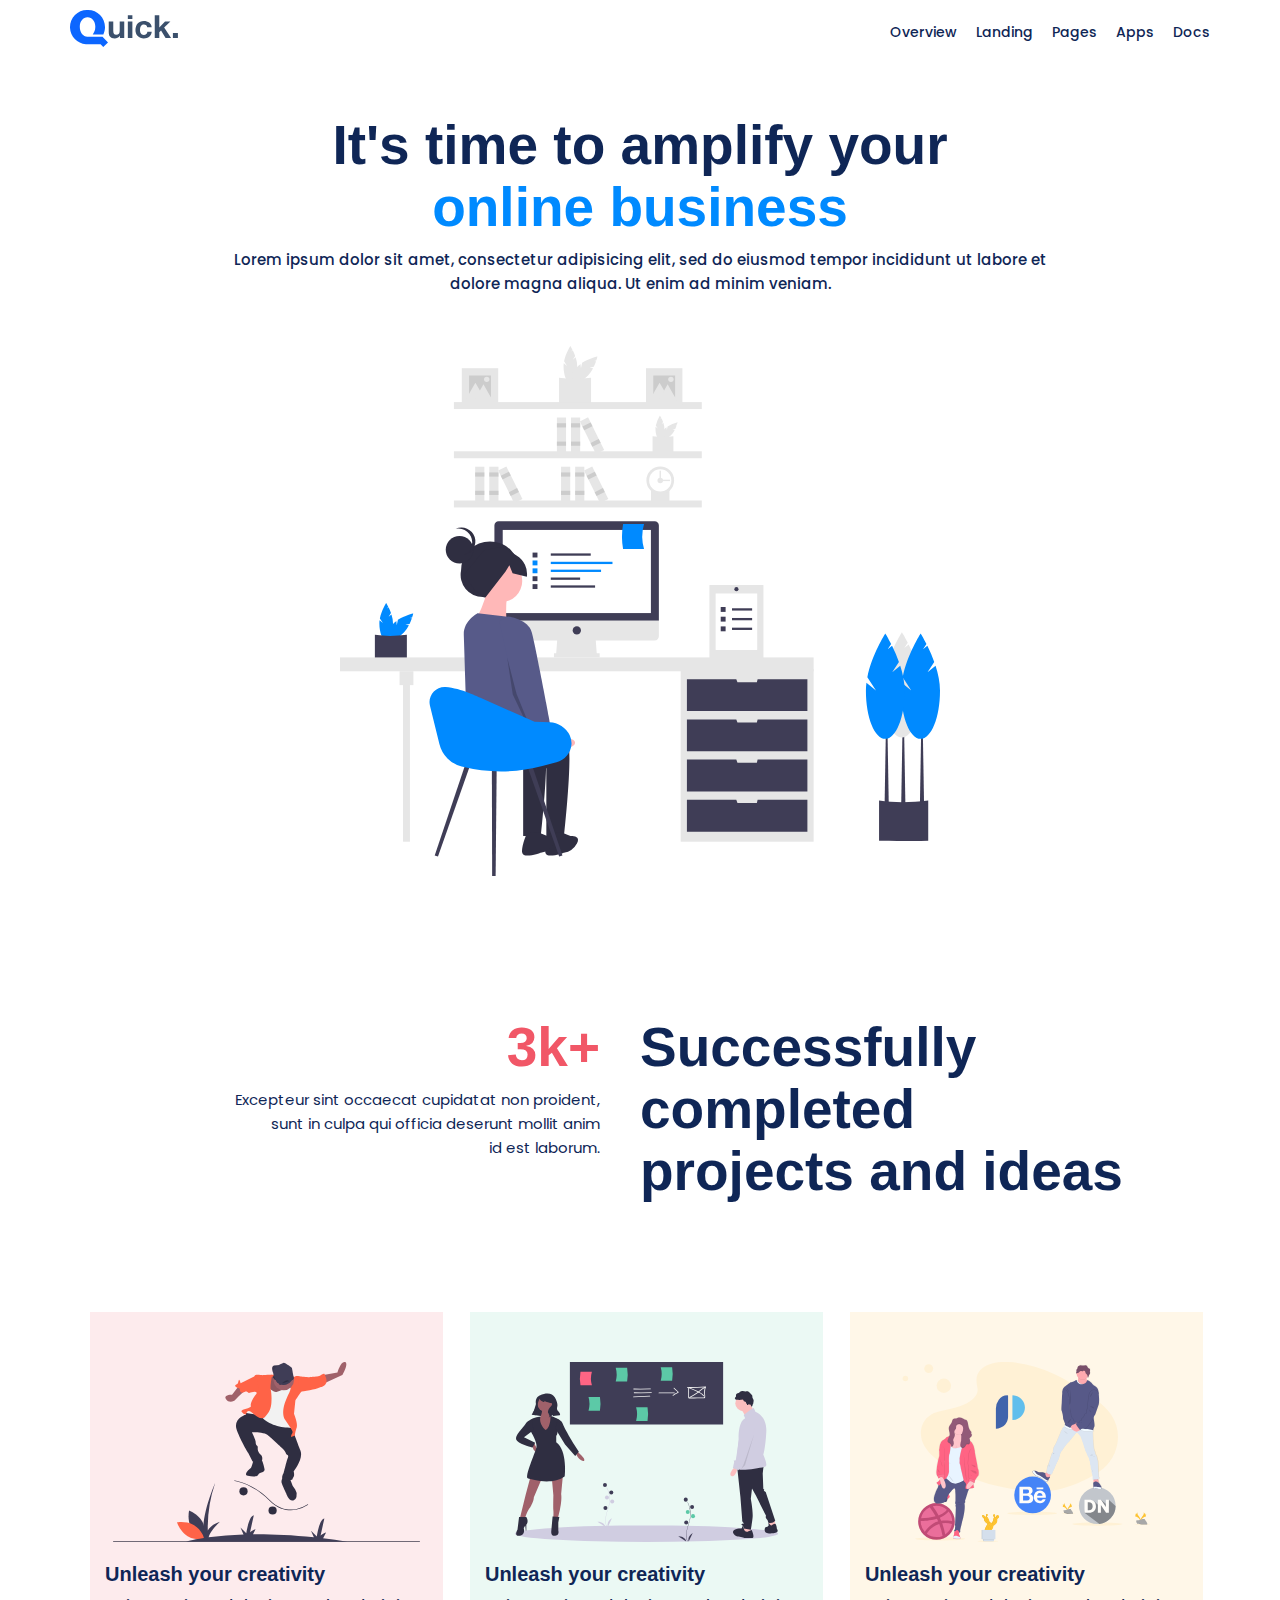
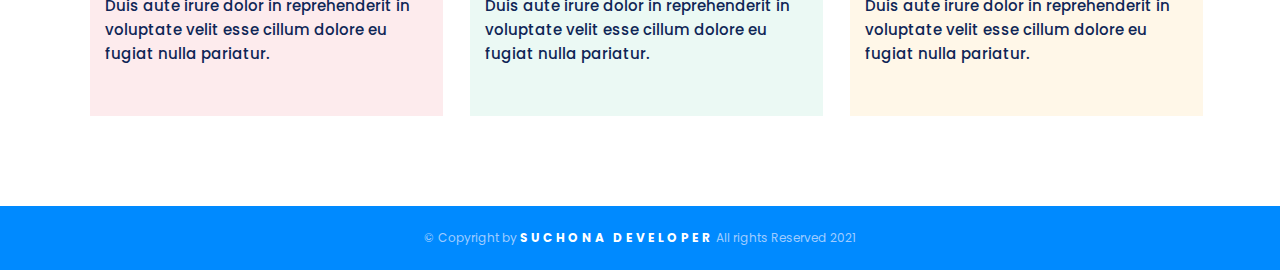
<file: index.html>
<!DOCTYPE html>
<html lang="en">
<head>
	<meta charset="UTF-8">
	<meta http-equiv="X-UA-Compatible" content="IE=edge">
	<meta name="viewport" content="width=device-width, initial-scale=1.0">
	<!--------style.css-----linking here--------->
	<link rel="stylesheet" type="text/css" href="css/style.css">
	<title>Quick | Home page</title>
	<!--------popins font-----linking here--------->
	<link href="https://fonts.googleapis.com/css2?family=Poppins:wght@400;500;600;700;800&display=swap" rel="stylesheet">
</head>
<body>
<!--- -----------------------header-- start------------------------------------->
<header class="header">
	<div class="container">
		<div class="row">
			<div class="col-6">	
				<a href="index.html">
					<img src="images/logo.svg">
				</a>
			</div>
			<div class="col-6">	
				<ul class="menu">
					<li>
						<a href="overview.html">Overview</a>
					</li>
					<li>
						<a href="landing.html"> Landing</a>
					</li>
					<li>
						<a href="pages.html"> Pages</a>
					</li>
					<li>
						<a href="apps.html"> Apps</a>
					</li>
					<li>
						<a href="docs.html"> Docs</a>
					</li>
				</ul>
			</div>
		</div>
	</div>	
</header>
<!--- ---------------------------header-- end----------------------------->
<!--- ---------------------------online section-- start----------------------------->
<section class="online-section">
	<div class="container">
		<div class="row">
			<div class="col-12">
				<h1 class="home-h1">
					It's time to amplify your <br> <span> online business</span>
				</h1>
				<p class="home-p">Lorem ipsum dolor sit amet, consectetur adipisicing elit, sed do eiusmod
					tempor incididunt ut labore et <br> dolore magna aliqua. Ut enim ad minim veniam.
				</p>
				<img src="images/logo-1.svg" width="600px">
		</div>
	</div>
</section>
<!--- ---------------------------online section-- end----------------------------->
<!--- ---------------------------sucess section-- start----------------------------->
<section class="success-section">
	<div class="container">
		<div class="row">
			<div class="col-6">
				<h1 class="title">3k+
				</h1>
				<p class="desc">Excepteur sint occaecat cupidatat non
				proident,<br> sunt in culpa qui officia deserunt mollit anim <br> id est laborum.</p>
			</div>
			<div class="col-6">
				<h1 class="right-title">
					Successfully <br> completed <br> projects and ideas
				</h1>
			</div>	
		</div>
	</div>
</section>
<!--- ---------------------------sucess section-- end----------------------------->
<!--- ---------------------------feature section-start----------------------------->
<section class="feature-section">
	<div class="container">
		<div class="row">
			<div class="col-4">
				<div class="inner-feature" style="background-color: #fdebed;">
					<img src="images/logo-2.svg">
					<h4>Unleash your creativity</h4>
					<p>Duis aute irure dolor in reprehenderit in voluptate velit esse
					cillum dolore eu fugiat nulla pariatur.</p>
				</div>
			</div>	
			<div class="col-4">
				<div class="inner-feature"style="background-color: #EBF9F4;">
					<img src="images/logo-3.svg">
					<h4>Unleash your creativity</h4>
					<p>Duis aute irure dolor in reprehenderit in voluptate velit esse
					cillum dolore eu fugiat nulla pariatur.</p>
				</div>
			</div>	
			<div class="col-4" >
				<div class="inner-feature" style="background-color: #fff7e8;">
					<img src="images/logo-4.svg">
					<h4>Unleash your creativity</h4>
					<p>Duis aute irure dolor in reprehenderit in voluptate velit esse
					cillum dolore eu fugiat nulla pariatur.</p>
				</div>
			</div>	
		</div>
	</div>
</section>
<!--- ---------------------------feature section--end----------------------------->
<!--- ---------------------------footer section--start----------------------------->
<footer class="footer-section">
	<div class="container">
		<div class="row">
			<div class="col-12">
				<p> &copy; Copyright by <a href="#"> Suchona Developer</a> All rights Reserved 2021</p>
			</div>	
		</div>
	</div>
</footer>
<!--- ---------------------------footer section--end----------------------------->
</body>
</html>
</file>
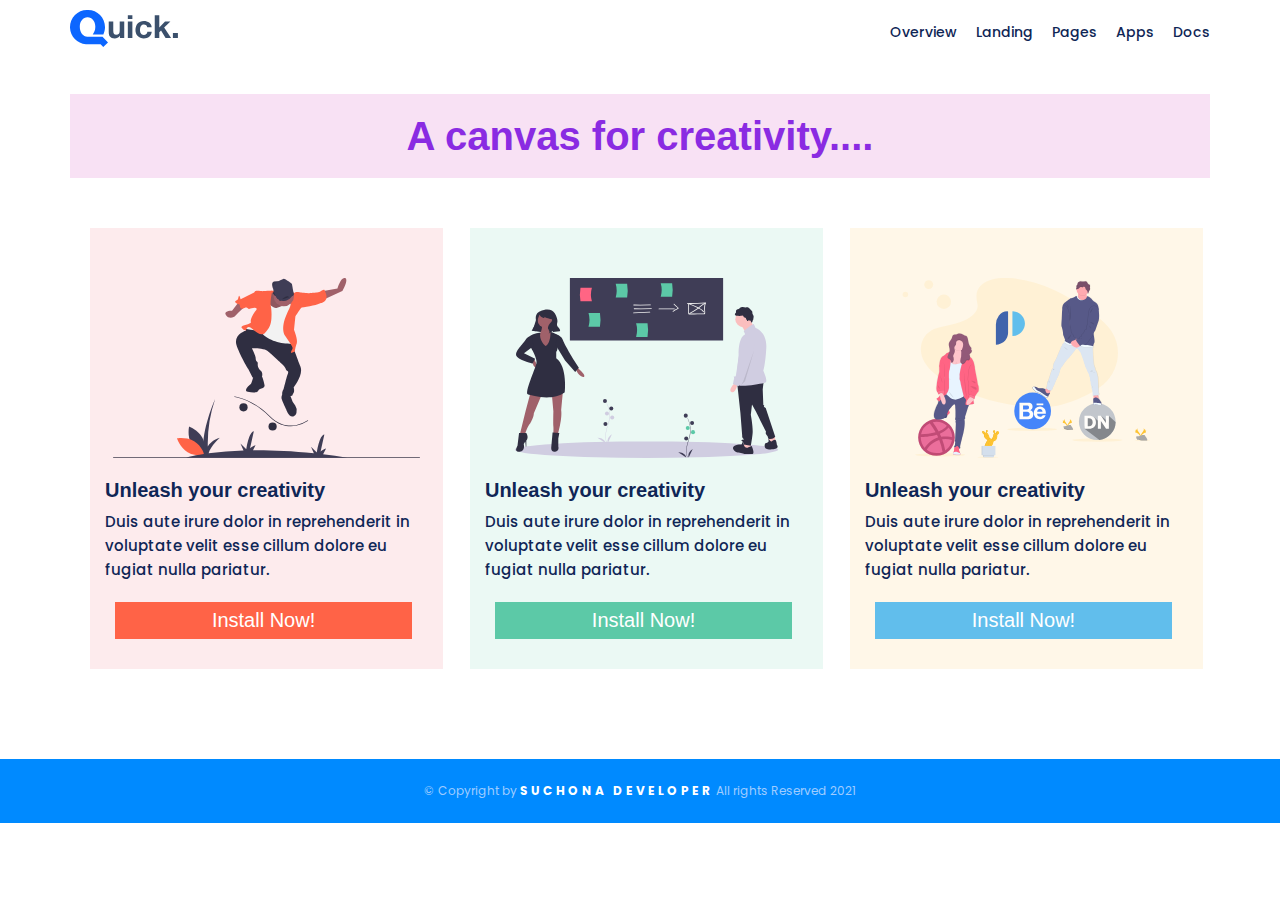
<file: apps.html>
<!DOCTYPE html>
<html lang="en">
<head>
	<meta charset="UTF-8">
	<meta http-equiv="X-UA-Compatible" content="IE=edge">
	<meta name="viewport" content="width=device-width, initial-scale=1.0">
	<!--------style.css-----linking here--------->
	<link rel="stylesheet" type="text/css" href="css/style.css">
	<title>Quick | Apps Page</title>
	<!--------popins font-----linking here--------->
	<link href="https://fonts.googleapis.com/css2?family=Poppins:wght@400;500;600;700;800&display=swap" rel="stylesheet">
</head>
<body>
<!--- -----------------------header-- start------------------------------------->
<header class="header">
	<div class="container">
		<div class="row">
			<div class="col-6">	
				<a href="index.html">
					<img src="images/logo.svg">
				</a>
			</div>
			<div class="col-6">	
				<ul class="menu">
					<li>
						<a href=" overview.html">Overview</a>
					</li>
					<li>
						<a href="landing.html"> Landing</a>
					</li>
					<li>
						<a href="pages.html"> Pages</a>
					</li>
					<li>
						<a href="apps.html"> Apps</a>
					</li>
					<li>
						<a href="docs.html"> Docs</a>
					</li>
				</ul>
			</div>
		</div>
	</div>	
</header>
<!--- ---------------------------header-- end----------------------------->
<!--- ---------------------------feature section-start----------------------------->
<section class="feature-section">
	<div class="container">
		<h1 class="app-h1">A canvas for creativity....</h1>
		<div class="row">
			<div class="col-4">
				<div class="inner-feature" style="background-color: #fdebed;">
					<img src="images/logo-2.svg">
					<h4>Unleash your creativity</h4>
					<p class="apps-p">Duis aute irure dolor in reprehenderit in voluptate velit esse
					cillum dolore eu fugiat nulla pariatur.</p>
					<button class="btn-1"onclick="file:///F:/tonoy%20sir%20class/assighnment%206/index.html"> Install Now!</button>
				</div>
			</div>	
			<div class="col-4">
				<div class="inner-feature"style="background-color: #EBF9F4;">
					<img src="images/logo-3.svg">
					<h4>Unleash your creativity</h4>
					<p class="apps-p">Duis aute irure dolor in reprehenderit in voluptate velit esse
					cillum dolore eu fugiat nulla pariatur.</p>
					<button class="btn-2"> Install Now!</button>
				</div>
			</div>	
			<div class="col-4" >
				<div class="inner-feature" style="background-color: #fff7e8;">
					<img src="images/logo-4.svg">
					<h4>Unleash your creativity</h4>
					<p class="apps-p">Duis aute irure dolor in reprehenderit in voluptate velit esse
					cillum dolore eu fugiat nulla pariatur.</p>
					<button class="btn-3"> Install Now!</button>
				</div>
			</div>	
		</div>
	</div>
</section>
<!--- ---------------------------feature section--end----------------------------->
<!--- ---------------------------footer section--start----------------------------->
<footer class="footer-section">
	<div class="container">
		<div class="row">
			<div class="col-12">
				<p> &copy; Copyright by <a href="#"> Suchona Developer</a> All rights Reserved 2021</p>
			</div>	
		</div>
	</div>
</footer>
<!--- ---------------------------footer section--end----------------------------->
</body>
</html>
</file>
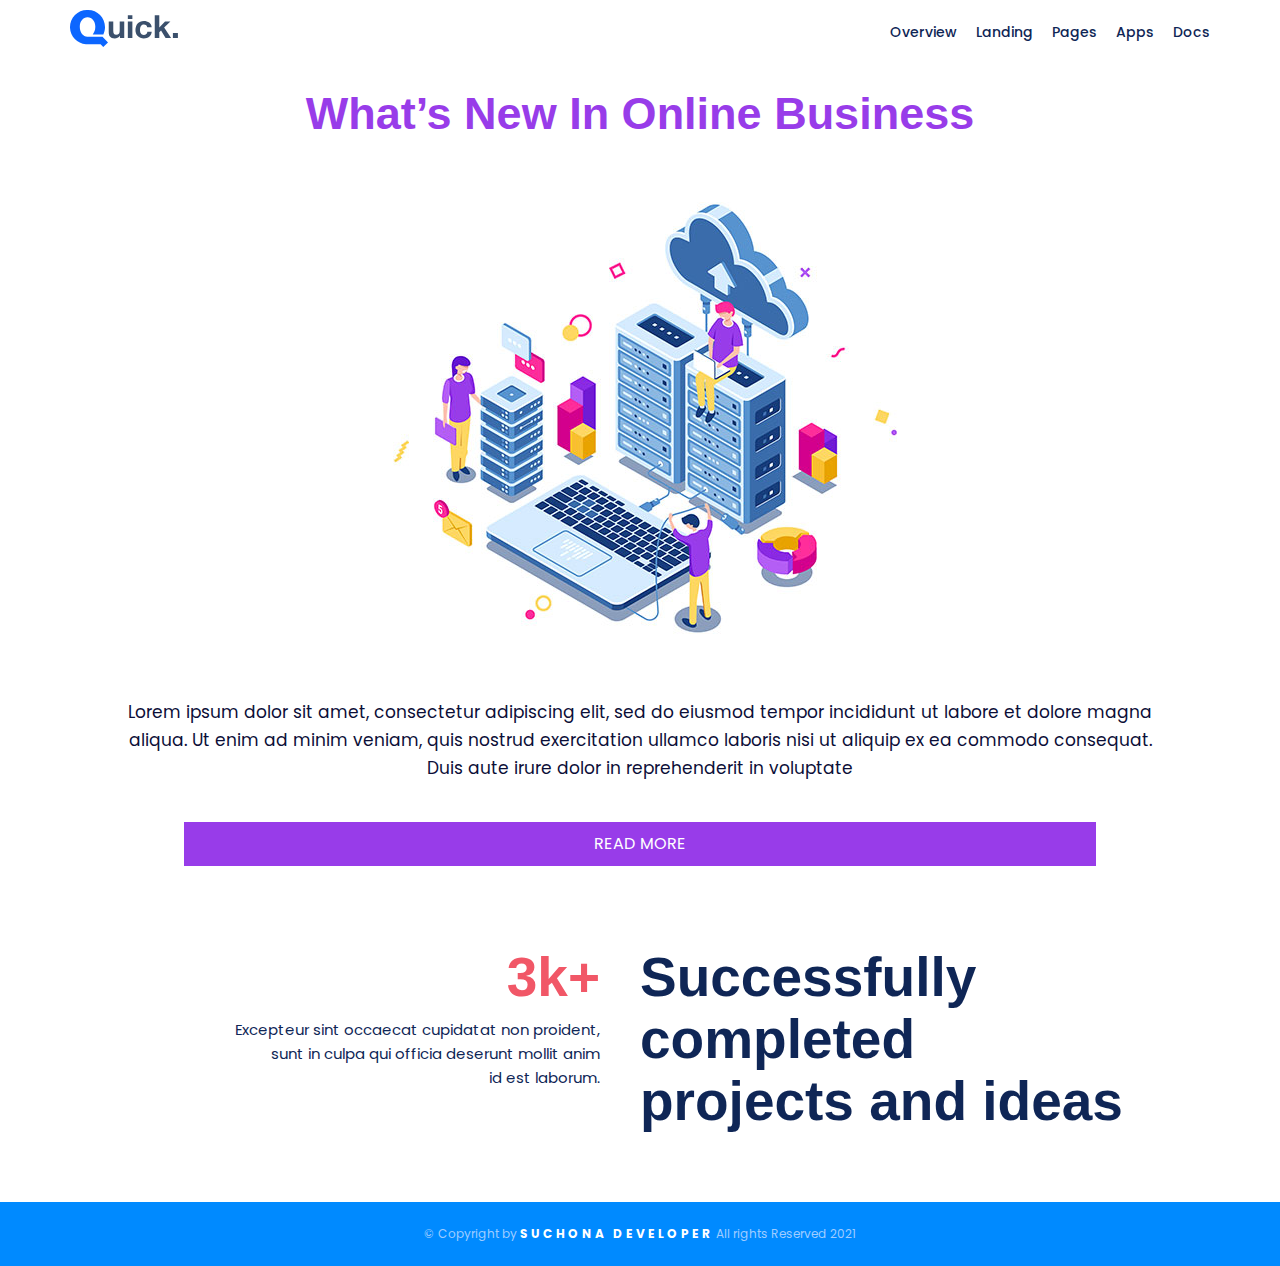
<file: docs.html>
<!DOCTYPE html>
<html lang="en">
<head>
	<meta charset="UTF-8">
	<meta http-equiv="X-UA-Compatible" content="IE=edge">
	<meta name="viewport" content="width=device-width, initial-scale=1.0">
	<!--------style.css-----linking here--------->
	<link rel="stylesheet" type="text/css" href="css/style.css">
	<title>Quick | Docs Page</title>
	<!--------popins font-----linking here--------->
	<link href="https://fonts.googleapis.com/css2?family=Poppins:wght@400;500;600;700;800&display=swap" rel="stylesheet">
</head>
<body>
<!--- -----------------------header-- start------------------------------------->
<header class="header">
	<div class="container">
		<div class="row">
			<div class="col-6">	
				<a href="index.html">
					<img src="images/logo.svg">
				</a>
			</div>
			<div class="col-6">	
				<ul class="menu">
					<li>
						<a href=" overview.html">Overview</a>
					</li>
					<li>
						<a href="landing.html"> Landing</a>
					</li>
					<li>
						<a href="pages.html"> Pages</a>
					</li>
					<li>
						<a href="apps.html"> Apps</a>
					</li>
					<li>
						<a href="docs.html"> Docs</a>
					</li>
				</ul>
			</div>
		</div>
	</div>	
</header>
<!--- ---------------------------header-- end----------------------------->
<section class="doc-sec">
	<div class="container">
            <div class="row">
               <div class="col-12">
                  <div class="doc-h2">
                     <h2>What’s New In Online Business</h2>
                  </div>
               </div>
            </div>
            <div class="row">
               <div class="col-12">
                  <div class="doc-all">
                     <img class="doc-img" src="images/doc.jpg" alt="#"/>
                     <p>Lorem ipsum dolor sit amet, consectetur adipiscing elit, sed do eiusmod tempor incididunt ut labore et dolore magna aliqua. Ut enim ad minim veniam, quis nostrud exercitation ullamco laboris nisi ut aliquip ex ea commodo consequat. Duis aute irure dolor in reprehenderit in voluptate</p>
                     <a href="#">Read more</a>
                  </div>
               </div>
            </div>
</section>
<!--- ---------------------------sucess section-- start----------------------------->
<section class="success-section">
	<div class="container">
		<div class="row">
			<div class="col-6">
				<h1 class="title">3k+
				</h1>
				<p class="desc">Excepteur sint occaecat cupidatat non
				proident,<br> sunt in culpa qui officia deserunt mollit anim <br> id est laborum.</p>
			</div>
			<div class="col-6">
				<h1 class="right-title">
					Successfully <br> completed <br> projects and ideas
				</h1>
			</div>	
		</div>
	</div>
</section>
<!--- ---------------------------sucess section-- end----------------------------->
<!--- ---------------------------footer section--start----------------------------->
<footer class="footer-section">
	<div class="container">
		<div class="row">
			<div class="col-12">
				<p> &copy; Copyright by <a href="#"> Suchona Developer</a> All rights Reserved 2021</p>
			</div>	
		</div>
	</div>
</footer>
<!--- ---------------------------footer section--end----------------------------->
</body>
</html>
</file>
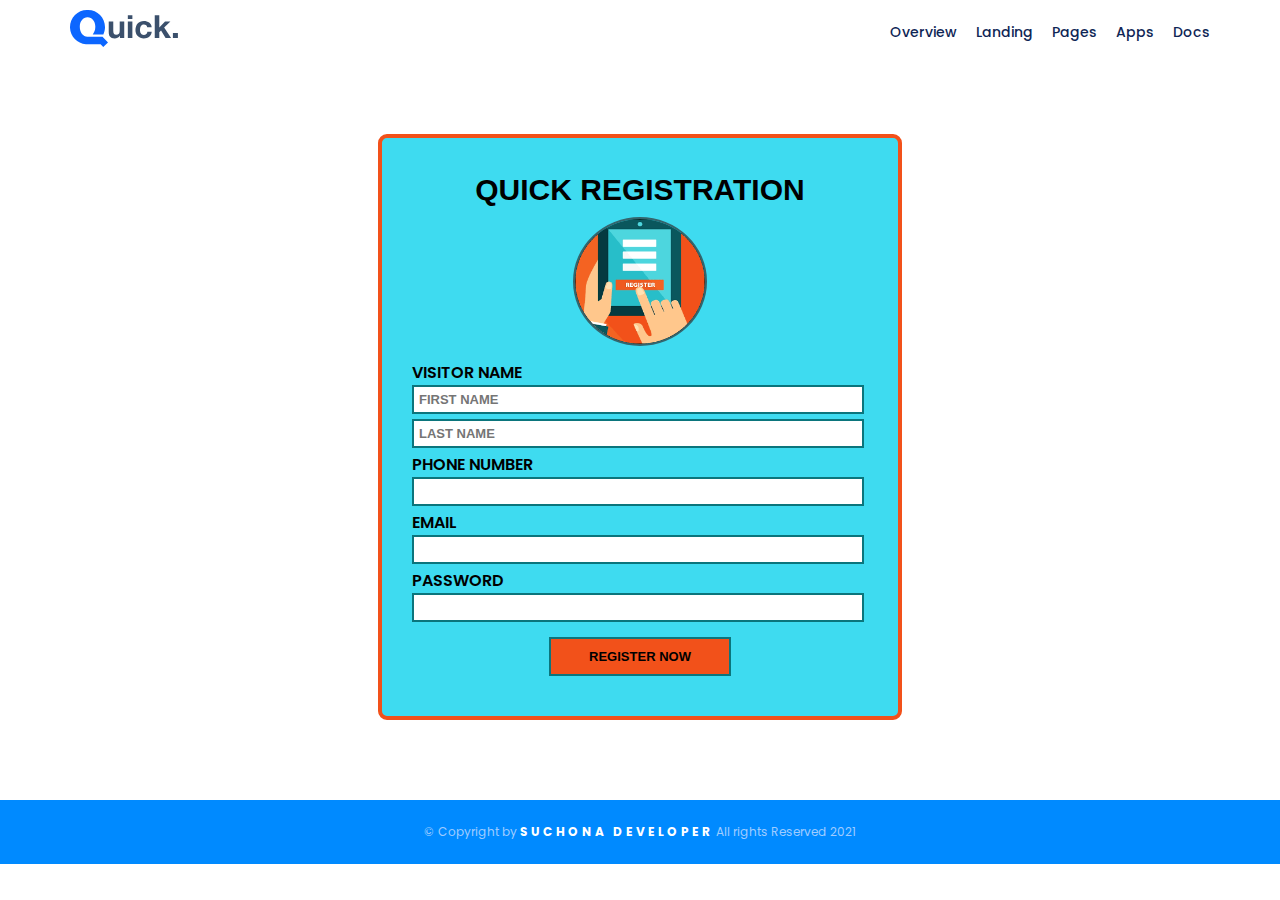
<file: landing.html>
<!DOCTYPE html>
<html lang="en">
<head>
	<meta charset="UTF-8">
	<meta http-equiv="X-UA-Compatible" content="IE=edge">
	<meta name="viewport" content="width=device-width, initial-scale=1.0">
	<!--------style.css-----linking here--------->
	<link rel="stylesheet" type="text/css" href="css/style.css">
	<title>Quick | Landing Page</title>
	<!--------popins font-----linking here--------->
	<link href="https://fonts.googleapis.com/css2?family=Poppins:wght@400;500;600;700;800&display=swap" rel="stylesheet">
</head>
<body>
<!--- -----------------------header-- start------------------------------------->
<header class="header">
	<div class="container">
		<div class="row">
			<div class="col-6">	
				<a href="index.html">
					<img src="images/logo.svg">
				</a>
			</div>
			<div class="col-6">	
				<ul class="menu">
					<li>
						<a href=" overview.html">Overview</a>
					</li>
					<li>
						<a href="landing.html"> Landing</a>
					</li>
					<li>
						<a href="pages.html"> Pages</a>
					</li>
					<li>
						<a href="apps.html"> Apps</a>
					</li>
					<li>
						<a href="docs.html"> Docs</a>
					</li>
				</ul>
			</div>
		</div>
	</div>	
</header>
<!--- ---------------------------header-- end----------------------------->
<!--- ---------------------------online section-- start----------------------------->
<section class="online-section">
	<div class="container">
		<div class="row">
			<div class="col-12">
				<div class="login-form">
					<h1 class="landing-h1"> Quick Registration</h1>
					<div class="avater-img"> 
					<img src=" images/2.png">
					</div>
					<form class="main-form">
						<label for="">Visitor Name </label>
							<input type="text" placeholder="First Name" class="form-control">
							<input type="text" placeholder="Last Name" class="form-control">
						<label for="phone">phone number</label>
							<input type="tel" class="form-control">
						<label for="">Email </label>
							<input type="text"class="form-control">
						<label for="">Password </label>
							<input type="Password" class="form-control">
							<input type="Submit" value="Register now" class="btn">
					</form>
				</div>
			</div>	
		</div>
	</div>
</section>

<!--- ---------------------------online section-- end----------------------------->

<!--- ---------------------------footer section--start----------------------------->
<footer class="footer-section">
	<div class="container">
		<div class="row">
			<div class="col-12">
				<p> &copy; Copyright by <a href="#"> Suchona Developer</a> All rights Reserved 2021</p>
			</div>	
		</div>
	</div>
</footer>
<!--- ---------------------------footer section--end----------------------------->
</body>
</html>
</file>
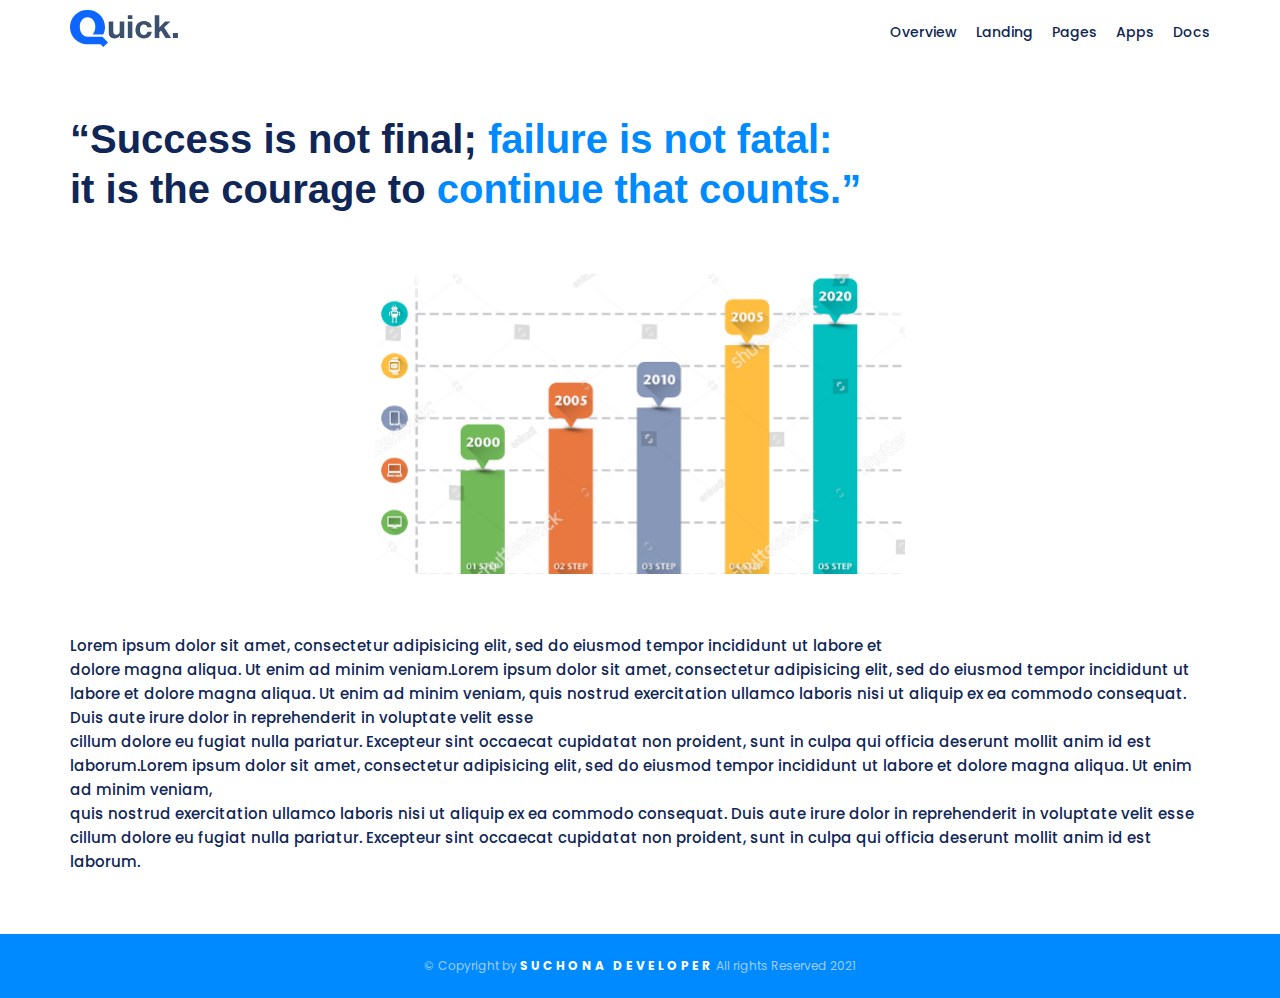
<file: overview.html>
<!DOCTYPE html>
<html lang="en">
<head>
	<meta charset="UTF-8">
	<meta http-equiv="X-UA-Compatible" content="IE=edge">
	<meta name="viewport" content="width=device-width, initial-scale=1.0">
	<!--------style.css-----linking here--------->
	<link rel="stylesheet" type="text/css" href="css/style.css">
	<title>Quick | Overview Page</title>
	<!--------popins font-----linking here--------->
	<link href="https://fonts.googleapis.com/css2?family=Poppins:wght@400;500;600;700;800&display=swap" rel="stylesheet">
</head>
<body>
<!--- -----------------------header-- start------------------------------------->
<header class="header">
	<div class="container">
		<div class="row">
			<div class="col-6">	
				<a href="index.html">
					<img src="images/logo.svg">
				</a>
			</div>
			<div class="col-6">	
				<ul class="menu">
				<li>
						<a href=" overview.html">Overview</a>
					</li>
					<li>
						<a href="landing.html"> Landing</a>
					</li>
					<li>
						<a href="pages.html"> Pages</a>
					</li>
					<li>
						<a href="apps.html"> Apps</a>
					</li>
					<li>
						<a href="docs.html"> Docs</a>
					</li>
				</ul>
			</div>
		</div>
	</div>	
</header>
<!--- ---------------------------header-- end----------------------------->
<!--- ---------------------------online section-- start----------------------------->
<section class="online-section">
	<div class="container">
		<div class="row">
			<div class="col-12">
				<h1 class="overview-h1">
					“Success is not final; <span> failure is not fatal:</span><br>it is the courage to<span> continue that counts.”</span>
				</h1>
				<img class="overview-img"src="images/overview.png" width="530px" height="300px">
				<p class="overview-p">Lorem ipsum dolor sit amet, consectetur adipisicing elit, sed do eiusmod
					tempor incididunt ut labore et <br> dolore magna aliqua. Ut enim ad minim veniam.Lorem ipsum dolor sit amet, consectetur adipisicing elit, sed do eiusmod
					tempor incididunt ut labore et dolore magna aliqua. Ut enim ad minim veniam,
					quis nostrud exercitation ullamco laboris nisi ut aliquip ex ea commodo
					consequat. Duis aute irure dolor in reprehenderit in voluptate velit esse <br>
					cillum dolore eu fugiat nulla pariatur. Excepteur sint occaecat cupidatat non
					proident, sunt in culpa qui officia deserunt mollit anim id est laborum.Lorem ipsum dolor sit amet, consectetur adipisicing elit, sed do eiusmod
					tempor incididunt ut labore et dolore magna aliqua. Ut enim ad minim veniam,<br>
					quis nostrud exercitation ullamco laboris nisi ut aliquip ex ea commodo
					consequat. Duis aute irure dolor in reprehenderit in voluptate velit esse
					cillum dolore eu fugiat nulla pariatur. Excepteur sint occaecat cupidatat non
					proident, sunt in culpa qui officia deserunt mollit anim id est laborum.
				</p>
		</div>
	</div>
</section>
<!--- ---------------------------online section-- end----------------------------->

<!--- ---------------------------footer section--start----------------------------->
<footer class="footer-section">
	<div class="container">
		<div class="row">
			<div class="col-12">
				<p> &copy; Copyright by <a href="#"> Suchona Developer</a> All rights Reserved 2021</p>
			</div>	
		</div>
	</div>
</footer>
<!--- ---------------------------footer section--end----------------------------->
</body>
</html>
</file>
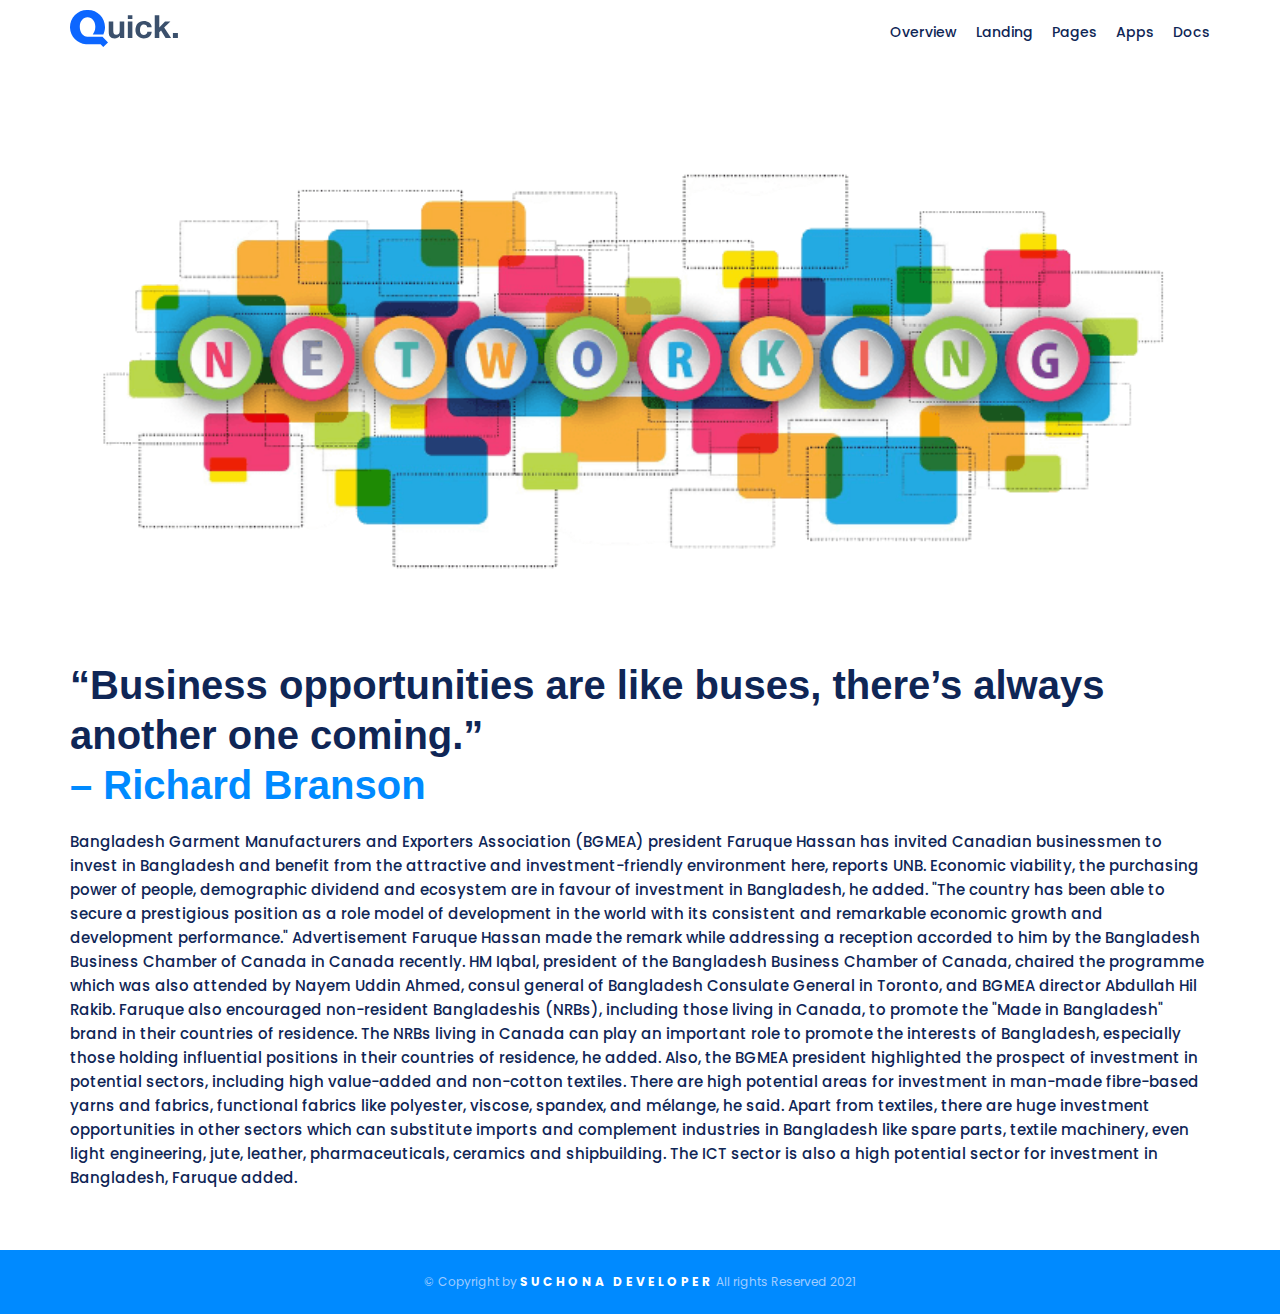
<file: pages.html>
<!DOCTYPE html>
<html lang="en">
<head>
	<meta charset="UTF-8">
	<meta http-equiv="X-UA-Compatible" content="IE=edge">
	<meta name="viewport" content="width=device-width, initial-scale=1.0">
	<!--------style.css-----linking here--------->
	<link rel="stylesheet" type="text/css" href="css/style.css">
	<title>Quick | Pages </title>
	<!--------popins font-----linking here--------->
	<link href="https://fonts.googleapis.com/css2?family=Poppins:wght@400;500;600;700;800&display=swap" rel="stylesheet">
</head>
<body>
<!--- -----------------------header-- start------------------------------------->
<header class="header">
	<div class="container">
		<div class="row">
			<div class="col-6">	
				<a href="index.html">
					<img src="images/logo.svg">
				</a>
			</div>
			<div class="col-6">	
				<ul class="menu">
					<li>
						<a href=" overview.html">Overview</a>
					</li>
					<li>
						<a href="landing.html"> Landing</a>
					</li>
					<li>
						<a href="pages.html"> Pages</a>
					</li>
					<li>
						<a href="apps.html"> Apps</a>
					</li>
					<li>
						<a href="docs.html"> Docs</a>
					</li>
				</ul>
			</div>
		</div>
	</div>	
</header>
<!--- ---------------------------header-- end----------------------------->
<!--- ---------------------------online section-- start----------------------------->
<section class="online-section">
	<div class="container">
		<div class="row">
			<div class="col-12">
				<img class="pages-img"src="images/pages.png" width="100%">
				<h1 class="pages-h1">
					 “Business opportunities are like buses, there’s always another one coming.” <br> <span> – Richard Branson</span>
				</h1>
				<p class="pages-p">Bangladesh Garment Manufacturers and Exporters Association (BGMEA) president Faruque Hassan has invited Canadian businessmen to invest in Bangladesh and benefit from the attractive and investment-friendly environment here, reports UNB.

Economic viability, the purchasing power of people, demographic dividend and ecosystem are in favour of investment in Bangladesh, he added. "The country has been able to secure a prestigious position as a role model of development in the world with its consistent and remarkable economic growth and development performance."

Advertisement
Faruque Hassan made the remark while addressing a reception accorded to him by the Bangladesh Business Chamber of Canada in Canada recently.

HM Iqbal, president of the Bangladesh Business Chamber of Canada, chaired the programme which was also attended by Nayem Uddin Ahmed, consul general of Bangladesh Consulate General in Toronto, and BGMEA director Abdullah Hil Rakib.

Faruque also encouraged non-resident Bangladeshis (NRBs), including those living in Canada, to promote the "Made in Bangladesh" brand in their countries of residence.

The NRBs living in Canada can play an important role to promote the interests of Bangladesh, especially those holding influential positions in their countries of residence, he added.

Also, the BGMEA president highlighted the prospect of investment in potential sectors, including high value-added and non-cotton textiles.

There are high potential areas for investment in man-made fibre-based yarns and fabrics, functional fabrics like polyester, viscose, spandex, and mélange, he said.

Apart from textiles, there are huge investment opportunities in other sectors which can substitute imports and complement industries in Bangladesh like spare parts, textile machinery, even light engineering, jute, leather, pharmaceuticals, ceramics and shipbuilding. The ICT sector is also a high potential sector for investment in Bangladesh, Faruque added.
				</p>
		</div>
	</div>
</section>
<!--- ---------------------------online section-- end----------------------------->
<!--- ---------------------------footer section--start----------------------------->
<footer class="footer-section">
	<div class="container">
		<div class="row">
			<div class="col-12">
				<p> &copy; Copyright by <a href="#"> Suchona Developer</a> All rights Reserved 2021</p>
			</div>	
		</div>
	</div>
</footer>
<!--- ---------------------------footer section--end----------------------------->
</body>
</html>
</file>
<file: css/style.css>
*{
	padding: 0px;
	margin: 0px;
}
body{
    font-family: 'Poppins', sans-serif;
	font-size: 14px;
	line-height: 24px;
}
h1,h2,h3,h4,h5,h6{
  font-family: sans-serif;
}
a,a:hover{
	text-decoration: none;
}
/* --------------- global css code start------------------ */
.container{
	width: 1140px;
	margin: 0px auto;
}
.row{
	width: 100%;
	float: left;
}
.col-4{
	width: 33.33%;
	float: left;
}
.col-6{
	width: 50%;
	float: left;
}
.col-12{
	width: 100%;
	float: left;
}
/* --------------- global css code end------------------ */
/* --------------- header css code start------------------ */
.header{
	margin-top: 10px;
	width: 100%;
	float: left;
}
.menu{
	width: 100%;
	float: left;
	text-align: right;
}
.menu li{
	display: inline-block;
	list-style: none;
	margin-top: 10px;
}
.menu li a{
	font-size: 14px;
	text-transform: capitalize;
	font-weight: 500;
	color: #0f2656;
	margin: 0px 0px 0px 15px;
	transition: 1s;
}
.menu li a:hover{
	color: #008aff;
}
/* --------------- header css code end------------------ */
/*--------------------------------- home page start --------------------------------*/
/* --------------- online section-- start------------------ */
.online-section{
	width: 100%;
	float: left;
	padding: 60px 0px;
}
.online-section .home-h1{
	font-size: 55px;
	font-weight: 700;
	line-height: 62px;
	color: #0f2656;
	margin-bottom: 10px;
	text-align: center;
}
.online-section h1 span{
	color: #008aff;
}
.online-section .home-p{
	font-size: 15px;
	font-weight: 500;
	line-height: 24px;
	color: #0f2656;
	text-align: center;
}
.online-section img{
	display: block;
	margin: 50px auto;
}
/* --------------- online section-- end----------------- */
/* --------------- success section-- start------------------ */
.success-section{
	width: 100%;
	float: left;
	padding: 30px 0px 60px 0px;
}
.success-section .title{
	font-size: 55px;
	font-weight: 700;
	line-height: 62px;
	color: #f15767;
	margin-bottom: 10px;
	text-align: right;
	padding-right: 40px;
}
.success-section .desc{
	font-size: 15px;
	font-weight: 400;
	line-height: 24px;
	color: #0f2656;
	margin-bottom: 10px;
	padding-right: 40px;
	text-align: right;
}
.success-section .right-title{
	font-size: 55px;
	font-weight: 700;
	line-height: 62px;
	color: #0f2656;
	margin-bottom: 10px;
	padding-right: 20px;
}
/* --------------- success section-- end------------------ */
/* --------------- feature -section--start------------------ */
.feature-section{
	width: 100%;
	float: left;
	padding: 40px 0px 60px;
}
.inner-feature{
	width: 85%;
	float: left;
	margin: 0px 20px 30px 20px;
	padding: 50px 15px;
}
.inner-feature img{
	width: 100%;
	height: 180px;
	margin-bottom: 10px;
}
.inner-feature h4{
	font-size: 20px;
	font-weight: 700;
	line-height: 30px;
	color: #0f2656;
	margin-bottom: 5px;
}
.inner-feature p{
	font-size: 15px;
	font-weight: 500;
	line-height: 24px;
	color: #0f2656;
}
/* --------------- feature section-- end------------------ */
/*--------------------------------- home page end --------------------------------*/

/* --------------- footer section--start------------------ */
.footer-section{
	width: 100%;
	float: left;
	padding: 20px 0px;
	background: #008aff;
	text-align: center;
}
.footer-section p{
	font-size: 12px;
	font-weight: 400;
	color: #9fccff;
}
.footer-section p a{
	text-transform: uppercase;
	color: #fff;
	font-weight: 700;
	letter-spacing: 3px;
}
.footer-section p a:hover{
	color: #0f2656;
}
/* --------------- footer section-- end------------------ */

/*------------------------------- overview page start --------------------------------*/
.online-section .overview-h1{
	font-size: 40px;
	font-weight: 700;
	line-height: 50px;
	color: #0f2656;
	margin-bottom: 20px;
	text-align: left;
}
.online-section .overview-h1 span{
	color: #008aff;
}
.online-section .overview-img{ 
	margin-top: 60px;
	margin-bottom: 60px;
}
.online-section .overview-p{
	font-size: 15px;
	font-weight: 500;
	line-height: 24px;
	color: #0f2656;
	text-align: left;
}
/*--------------------------------- overview page end --------------------------------*/

/*--------------------------------- landing page start --------------------------------*/
.login-form{
	width: 40%;
	margin: 20px auto; 
	padding: 30px;
	background: #3EDBF0;
	border:4px solid #f2511a;
	border-radius: 9px;
}
.login-form .landing-h1{
	font-size: 30px;
	font-weight: 550;
	text-align: center;
	text-transform: uppercase;
	line-height: 44px;
	margin-bottom:0px;
}
.avater-img{
	width: 100%;
	text-align: center;
}
.avater-img img{
	width: 130px;
	height: 125px;
	border: 2px solid #34656D;
	border-radius: 100%;
	margin-bottom: 15px;
	margin-top: 5px;
	
}
.main-form{
	width: 100%;
}
.main-form label{
	display: block;
	font-size:16px;
	font-weight: 600;
	text-transform: uppercase;
	margin: 0px 0px 0px;
}
.main-form .form-control{
	width: 96%;
	padding: 5px;
	margin: 0px 0px 5px;
	font-size:13px;
	color: #000;
	font-weight: 600;
	text-transform: uppercase;
	border: 2px solid #0b757c;
	background: #fff;
}
.main-form .btn{
	display: block;
	padding: 10px 30px;
	font-size:13px;
	color: #black;
	font-weight: 600;
	text-transform: uppercase;
	border: 2px solid #0b757c;
	background-color: #f2511a;
	width:40%;
  margin:10px auto;
}
.main-form input.btn:hover{
  cursor:pointer;
  background:#0c66ff;
  color:#ffff
}
/*--------------------------------- landing page end --------------------------------*/

/*--------------------------------- pages start --------------------------------*/
.online-section .pages-img{ 
	margin-top:0px;
	margin-bottom: 40px;
}
.pages-h1{
	font-size: 40px;
	font-weight: 700;
	line-height: 50px;
	color: #0f2656;
	margin-bottom: 20px;
	text-align: centre;
}
.online-section .pages-h1 span{
	color: #008aff;
}

.online-section .pages-p{
	font-size: 15px;
	font-weight: 500;
	line-height: 24px;
	color: #0f2656;
	text-align: left;
}
/*--------------------------------- pages end --------------------------------*/
/*--------------------------------- apps page start --------------------------------*/
.container .app-h1{
	margin: 0px 0px 50px 0px;
	padding-top: 30px;
	padding-bottom: 30px;
	font-size: 40px;
	color: blueviolet;
	text-align: center;
	background-color: #F8E1F4;
}
.inner-feature .btn-1{
  background-color: #ff6347;
  border: none;
  padding: 7px 30%;
  font-size: 20px;
  margin: 20px 10px -20px 10px;
  float: left;
 	color: #ffff;
}
.inner-feature .btn-1:hover{
	 background-color: #fdebed;
	 cursor: pointer;
	 color: black;
	 transition: 1s;
	 border: solid 2px black;
}

.inner-feature .btn-2{
  background-color:#5cc9a7 ;
  border: none;
  padding: 7px 30%;
  font-size: 20px;
  margin: 20px 10px -20px 10px;
  float: left;
 	color: #ffff;
}
.inner-feature .btn-2:hover{
	 background-color:#ebf9f4 ;
	 cursor: pointer;
	 color: black;
	 transition: 1s;
	 border: solid 2px black;
}
.inner-feature .btn-3{
  background-color: #61beec;
  border: none;
  padding: 7px 30%;
  font-size: 20px;
  margin: 20px 10px -20px 10px;
  float: left;
 	color: #ffff;
}
.inner-feature .btn-3:hover{
	 background-color: #fff7e8;
	 cursor: pointer;
	 color: black;
	 transition: 1s;
	 border: solid 2px black;
}
/*--------------------------------- apps page end --------------------------------*/
/*--------------------------------- docs page start --------------------------------*/
.doc-h2 {
     text-align: center;
     margin-top: 40px;
     padding-bottom: 60px;
}
.doc-h2 h2 {
     font-size: 45px;
     color: #983ce9;
     line-height: 40px;
     font-weight: bold;
     padding: 0;
}
.doc-all {
     text-align: center;
}
.doc-all .doc-img {
     margin: 0;
}

.doc-all p {
     color: #0c0f38;
     font-size: 17px;
     line-height: 28px;
     padding: 40px 50px;
}

.doc-all a {
     font-size: 16px;
     background-color: #983ce9;
     color: #fff;
     padding: 10px 0px;
     width: 100%;
     max-width: 80%;
     text-align: center;
     display: inline-block;
     text-transform: uppercase;
     font-weight: 400;
     margin-bottom: 50px;
}

.doc-all a:hover {
     background-color: #0c0f38;
     color: #fff;
}
/*--------------------------------- docs page end --------------------------------*/
/* 
  ##Device = Most of the Smartphones Mobiles (Portrait)
  ##Screen = B/w 320px to 479px
*/

@media (min-width: 320px) and (max-width: 480px){

/*home page code start*/
.container{
	width: 100%;
	margin: 0px auto;
}

.header img{
	width: 50%;
	margin-left: 10px;
}
.menu li a{
     float: left;
	font-size: 6px;
	text-align: left;
	margin-left: 3px;
	padding-right: 5px;
}
.online-section .home-h1 {
    	font-size: 20px;
    	line-height: 25px;
}
.online-section .home-p{
	font-size: 10px;
	line-height: 14px;
	margin: 0px 12px 0px 12px;

}
.online-section img{
	width: 70%;
	margin-top: 20px;
	margin-bottom:0px;
}
.success-section{
	padding: 0px 0px 30px 0px;
}
.success-section .title{
	font-size: 20px;
	line-height: 30px;
	padding-right: 15px;
}
.success-section .desc{
	font-size: 9px;
	line-height: 20px;
	margin-top: -10px;
	margin-bottom: 10px;
	padding-right: 15px;
}
.success-section .right-title{
	font-size: 20px;
	line-height: 33px;
	margin-bottom: 10px;
	padding-right: 0px;
}
.feature-section{
	width: 100%;
	padding: 40px 0px 40px;
}
.col-4{
	width: 100%;
}
.inner-feature{
	width: 85%;
	margin: 0px 10px 30px 10px;
}
.inner-feature p{
	font-size: 13px;
	line-height: 20px;
}
.footer-section p{
	font-size: 8px;
}
.footer-section {
    float: left;
    padding: 20px 0px;
    background: #008aff;
    text-align: center;
}
/*home page code end*/
/*overview page code start*/
.online-section .overview-h1{
	font-size: 25px;
	line-height: 25px;
	margin: -40px 13px 10px 13px;
	text-align: center;
}
.online-section .overview-img{ 
	margin-top: 30px;
	margin-bottom: 40px;
	width: 70%;
	height: 100%;
}
.online-section .overview-p{
	font-size: 10px;
	font-weight: 500;
	line-height: 20px;
	color: #0f2656;
	text-align: center;
	margin: 0px 13px 0px 13px;
}
/*overview page code end*/
/*landing page code start*/

.login-form{
	width: 75%;
}
.login-form .landing-h1{
	font-size: 20px;
	line-height: 30px;
}
.avater-img img{
	width: 100px;
	height: 100px;
	margin-bottom: 15px;
	margin-top: 5px;	
}
.main-form{
	width: 100%;
}
.main-form label{
	display: block;
	font-size:12px;
	margin: 0px 0px 0px;
}
.main-form .form-control{
	width: 96%;
	padding: 5px;
	margin: 0px 0px 5px;
	font-size:10px;
}
.main-form .btn{
	display: block;
	padding: 10px 50px;
	font-size:10px;
	width:100%;
  	margin:10px auto;
}
/*landing page code end*/
/* pages code start*/


.online-section .pages-img{ 
	margin-top:-40px;
	margin-bottom: 20px;
	width: 100%;
}
.pages-h1{
	font-size: 20px;
	line-height: 30px;
	margin: 0px 14px 20px 14px;
}

.online-section .pages-p{
	font-size: 12px;
	font-weight: 500;
	line-height: 20px;
	color: #0f2656;
	text-align: left;
	margin: 0px 14px 0px 14px;
}
/* pages code end*/

/*app pages code start*/
.container .app-h1{
	margin: 0px 0px 50px 0px;
	padding-top: 30px;
	padding-bottom: 30px;
	font-size: 20px;
}
.inner-feature .btn-1{
 	padding: 10px 40%;
 	font-size: 6px;
 	margin: 20px 10px -20px 10px;
 
}
.inner-feature .btn-2{
  padding: 10px 40%;
  font-size: 6px;
  margin: 20px 10px -20px 10px;
}

.inner-feature .btn-3{
  padding: 10px 40%;
  font-size: 6px;
  margin: 20px 10px -20px 10px;
}
/*app pages code end*/
/*doc pages code start*/
.doc-h2 {
     padding-bottom: 40px;
}
.doc-h2 h2 {
     font-size: 25px;
     line-height: 30px;
     padding: 0;
}

.doc-all .doc-img {
     margin: 0;
     width: 100%;
}

.doc-all p {
     color: #0c0f38;
     font-size: 13px;
     line-height: 20px;
     padding: 20px 30px;
}

.doc-all a {
     font-size: 13px;
     background-color: #983ce9;
     color: #fff;
     padding: 10px 0px;
     width: 100%;
     max-width: 100%;
     text-align: center;
     display: inline-block;
     text-transform: uppercase;
     font-weight: 400;
     margin-bottom: 20px;
}
/*doc pages code end*/

}
/* 
  ##Device = Low Resolution Tablets, Mobiles 
  ##Screen = B/w 481px to 767px
*/

@media (min-width: 481px) and (max-width: 767px) {

/*home page code start*/
.container{
	width: 100%;
	margin: 0px auto;
}

.header img{
	width: 50%;
	margin-left: 10px;
}
.menu li a{
     float: left;
	font-size: 6px;
	text-align: left;
	margin-left: 3px;
	padding-right: 5px;
}
.online-section .home-h1 {
    	font-size: 20px;
    	line-height: 25px;
}
.online-section .home-p{
	font-size: 10px;
	line-height: 14px;
	margin: 0px 12px 0px 12px;

}
.online-section img{
	width: 70%;
	margin-top: 20px;
	margin-bottom:0px;
}
.success-section{
	padding: 0px 0px 30px 0px;
}
.success-section .title{
	font-size: 20px;
	line-height: 30px;
	padding-right: 15px;
}
.success-section .desc{
	font-size: 9px;
	line-height: 20px;
	margin-top: -10px;
	margin-bottom: 10px;
	padding-right: 15px;
}
.success-section .right-title{
	font-size: 20px;
	line-height: 33px;
	margin-bottom: 10px;
	padding-right: 0px;
}
.feature-section{
	width: 100%;
	padding: 40px 0px 40px;
}
.col-4{
	width: 100%;
}
.inner-feature{
	width: 85%;
	margin: 0px 0px 30px 20px;
}
.inner-feature p{
	font-size: 13px;
	line-height: 20px;
}


.footer-section {
    float: left;
    padding: 20px 0px;
    background: #008aff;
    text-align: center;
}
.footer-section p{
	font-size: 8px;
}

/*home page code end*/
/*overview page code start*/
.online-section .overview-h1{
	font-size: 25px;
	line-height: 25px;
	margin: -40px 13px 10px 13px;
	text-align: center;
}
.online-section .overview-img{ 
	margin-top: 30px;
	margin-bottom: 40px;
	width: 70%;
	height: 100%;
}
.online-section .overview-p{
	font-size: 10px;
	font-weight: 500;
	line-height: 20px;
	color: #0f2656;
	text-align: center;
	margin: 0px 13px 0px 13px;
}
/*overview page code end*/
/*landing page code start*/

.login-form{
	width: 75%;
}
.login-form .landing-h1{
	font-size: 20px;
	line-height: 30px;
}
.avater-img img{
	width: 100px;
	height: 100px;
	margin-bottom: 15px;
	margin-top: 5px;	
}
.main-form{
	width: 100%;
}
.main-form label{
	display: block;
	font-size:12px;
	margin: 0px 0px 0px;
}
.main-form .form-control{
	width: 96%;
	padding: 5px;
	margin: 0px 0px 5px;
	font-size:10px;
}
.main-form .btn{
	display: block;
	padding: 10px 50px;
	font-size:10px;
	width:100%;
  	margin:10px auto;
}
/*landing page code end*/
/* pages code start*/


.online-section .pages-img{ 
	margin-top:-40px;
	margin-bottom: 20px;
	width: 100%;
}
.pages-h1{
	font-size: 20px;
	line-height: 30px;
	margin: 0px 14px 20px 14px;
}

.online-section .pages-p{
	font-size: 12px;
	font-weight: 500;
	line-height: 20px;
	color: #0f2656;
	text-align: left;
	margin: 0px 14px 0px 14px;
}
/* pages code end*/

/*app pages code start*/
.container .app-h1{
	margin: 0px 0px 50px 0px;
	padding-top: 30px;
	padding-bottom: 30px;
	font-size: 20px;
}
.inner-feature .btn-1{
 	padding: 7px 40%;
 	font-size: 10px;
 	margin: 20px 10px -20px 10px;
 
}
.inner-feature .btn-2{
  padding: 7px 40%;
  font-size: 10px;
  margin: 20px 10px -20px 10px;
}

.inner-feature .btn-3{
  padding: 7px 40%;
  font-size: 10px;
  margin: 20px 10px -20px 10px;
}
/*app pages code end*/
/*doc pages code start*/
.doc-h2 {
     padding-bottom: 40px;
}
.doc-h2 h2 {
     font-size: 25px;
     line-height: 30px;
     padding: 0;
}

.doc-all .doc-img {
     margin: 0;
     width: 100%;
}

.doc-all p {
     color: #0c0f38;
     font-size: 13px;
     line-height: 20px;
     padding: 20px 30px;
}

.doc-all a {
     font-size: 13px;
     background-color: #983ce9;
     color: #fff;
     padding: 10px 0px;
     width: 100%;
     max-width: 100%;
     text-align: center;
     display: inline-block;
     text-transform: uppercase;
     font-weight: 400;
     margin-bottom: 20px;
}
/*doc pages code end*/
}

/* 
  ##Device = Tablets, Ipads 
  ##Screen = B/w 768px to 1024px
*/

@media (min-width: 768px) and (max-width: 1024px) {

/*home page code start*/
.container{
	width: 100%;
}
.col-6{
	width: 50%;

}
.header img{
	width: 30%;
	margin-left: 10px;
}
.menu {
    width: 100%;
    float: left;
    text-align: center;
}
.menu li a{
     float: left;
	font-size: 13px;
	text-align: left;
	margin-left: 10px;
	padding-right: 9px;
}
.online-section .home-h1 {
    font-size: 50px;
    line-height: 55px;
}
.online-section .home-p{
	font-size: 13px;
	line-height: 14px;
	margin: 0px 12px 0px 12px;

}
.online-section img {
    width: 60%;
    margin-top: 30px;
    margin-bottom: 0px;
}
.success-section{
	padding: 0px 10px 20px 10px;
}
.success-section .title{
	font-size: 30px;
	line-height: 40px;
	padding-right: 15px;
}
.success-section .desc{
	font-size: 13px;
	line-height: 20px;
	margin-top: -10px;
	margin-bottom: 10px;
	padding-right: 15px;
}
.success-section .right-title{
	font-size: 30px;
	line-height: 40px;
	margin-bottom: 10px;
	padding-right: 0px;
}
.feature-section{
	width: 100%;
	padding: 40px 10px 40px 0px;
}
.col-4{
	width: 33.33%;
}
.inner-feature {
    width: 86%;
    margin: 0px 0px 30px 35px;
    padding-right: 0px;
}
.inner-feature p{
	font-size: 13px;
	line-height: 20px;
}
.inner-feature h4 {
    font-size: 16px;
    font-weight: 700;
    line-height: 30px;
    color: #0f2656;
    margin-bottom: 5px;
}
.inner-feature img{
	width: 100%;
	height: 180px;
	margin-bottom: 10px;
	margin-left: 0px;
}
.col-12{
	width: 100%;
	float: left;
}
.footer-section {
    float: left;
    padding: 20px 0px;
    background: #008aff;
    text-align: center;
}
.footer-section p{
	font-size: 12px;
	font-weight: 400;
	color: #9fccff;
}
.footer-section p a{
	text-transform: uppercase;
	color: #fff;
	font-weight: 700;
	letter-spacing: 3px;
}
.footer-section p a:hover{
	color: #0f2656;
}
/*home page code end*/
/*overview page code start*/
.online-section .overview-h1{
	font-size: 25px;
	line-height: 25px;
	margin: -40px 13px 10px 13px;
	text-align: center;
}
.online-section .overview-img{ 
	margin-top: 30px;
	margin-bottom: 40px;
	width: 70%;
	height: 100%;
}
.online-section .overview-p{
	font-size: 10px;
	font-weight: 500;
	line-height: 20px;
	color: #0f2656;
	text-align: center;
	margin: 0px 13px 0px 13px;
}
/*overview page code end*/
/*landing page code start*/

.login-form{
	width: 75%;
}
.login-form .landing-h1{
	font-size: 20px;
	line-height: 30px;
}
.avater-img img{
	width: 100px;
	height: 100px;
	margin-bottom: 15px;
	margin-top: 5px;	
}
.main-form{
	width: 100%;
}
.main-form label{
	display: block;
	font-size:12px;
	margin: 0px 0px 0px;
}
.main-form .form-control{
	width: 96%;
	padding: 5px;
	margin: 0px 0px 5px;
	font-size:10px;
}
.main-form .btn{
	display: block;
	padding: 10px 50px;
	font-size:10px;
	width:100%;
  	margin:10px auto;
}
/*landing page code end*/
/* pages code start*/


.online-section .pages-img{ 
	margin-top:-40px;
	margin-bottom: 20px;
	width: 100%;
}
.pages-h1{
	font-size: 20px;
	line-height: 30px;
	margin: 0px 14px 20px 14px;
}

.online-section .pages-p{
	font-size: 12px;
	font-weight: 500;
	line-height: 20px;
	color: #0f2656;
	text-align: left;
	margin: 0px 14px 0px 14px;
}
/* pages code end*/

/*app pages code start*/
.container .app-h1{
	margin: 0px 0px 50px 0px;
	padding-top: 30px;
	padding-bottom: 30px;
	font-size: 20px;
}
.col-4{
	width: 33.33%;
}
.inner-feature {
    width: 86%;
    margin: 0px 20px 30px 35px;
    padding-right: 0px;
}
.inner-feature h4 {
    font-size: 16px;
    font-weight: 700;
    line-height: 30px;
    color: #0f2656;
    margin: 0px 50px 5px 50px;
    text-align: center;
}
.inner-feature p {
    font-size: 13px;
    line-height: 20px;
    margin: 0px 50px 0px 50px;
    text-align: center;
}
.inner-feature .btn-1 {
     padding: 7px 30%;
    font-size: 13px;
    margin: 20px 0px -20px 10px;
    text-align: center;
}
.inner-feature .btn-2 {
        padding: 7px 30%;
    font-size: 13px;
    margin: 20px 0px -20px 10px;
    text-align: center;
}
.inner-feature .btn-3{
        padding: 7px 30%;
    font-size: 13px;
    margin: 20px 0px -20px 10px;
    text-align: center;
}
/*app pages code end*/
/*doc pages code start*/
.doc-h2 {
     padding-bottom: 40px;
}
.doc-h2 h2 {
     font-size: 25px;
     line-height: 30px;
     padding: 0;
}

.doc-all .doc-img {
     margin: 0;
     width: 100%;
}

.doc-all p {
     color: #0c0f38;
     font-size: 13px;
     line-height: 20px;
     padding: 20px 30px;
}

.doc-all a {
     font-size: 13px;
     background-color: #983ce9;
     color: #fff;
     padding: 10px 0px;
     width: 100%;
     max-width: 100%;
     text-align: center;
     display: inline-block;
     text-transform: uppercase;
     font-weight: 400;
     margin-bottom: 20px;
}
/*doc pages code end*/
}
</file>
